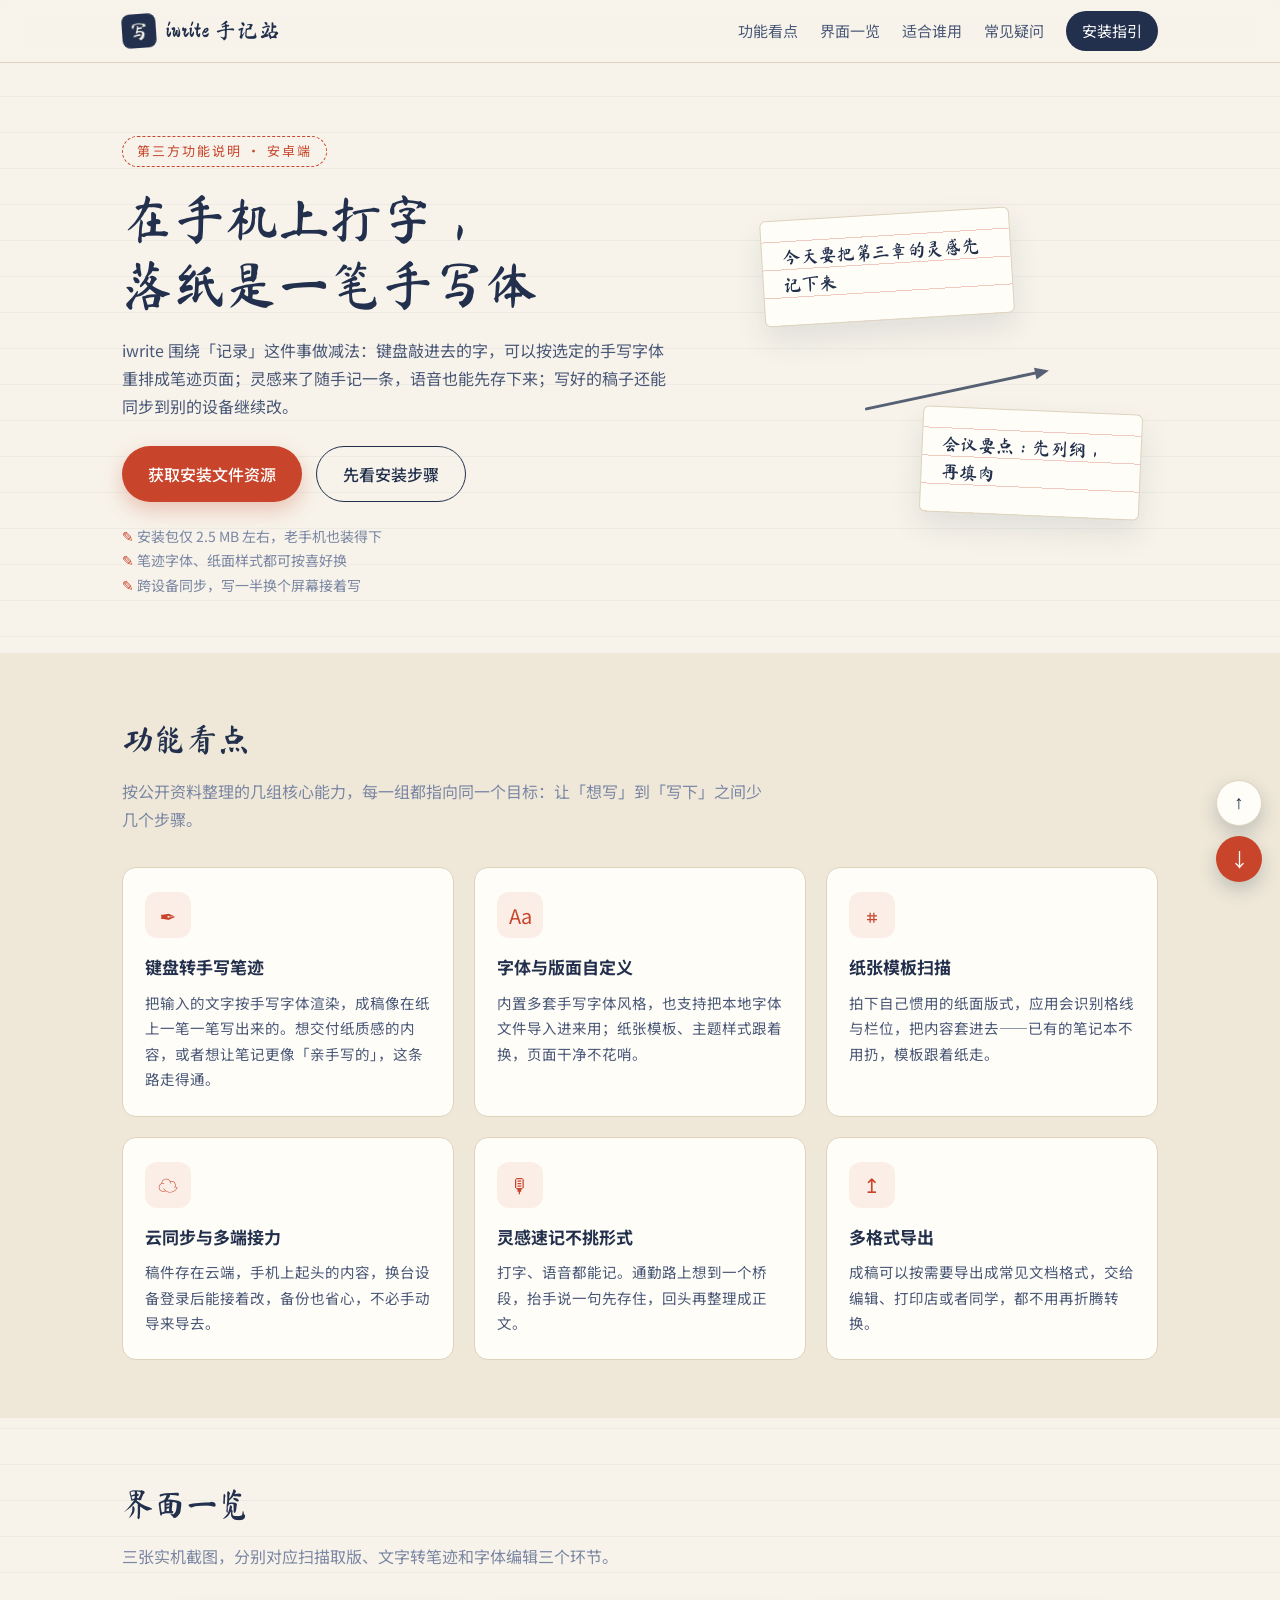
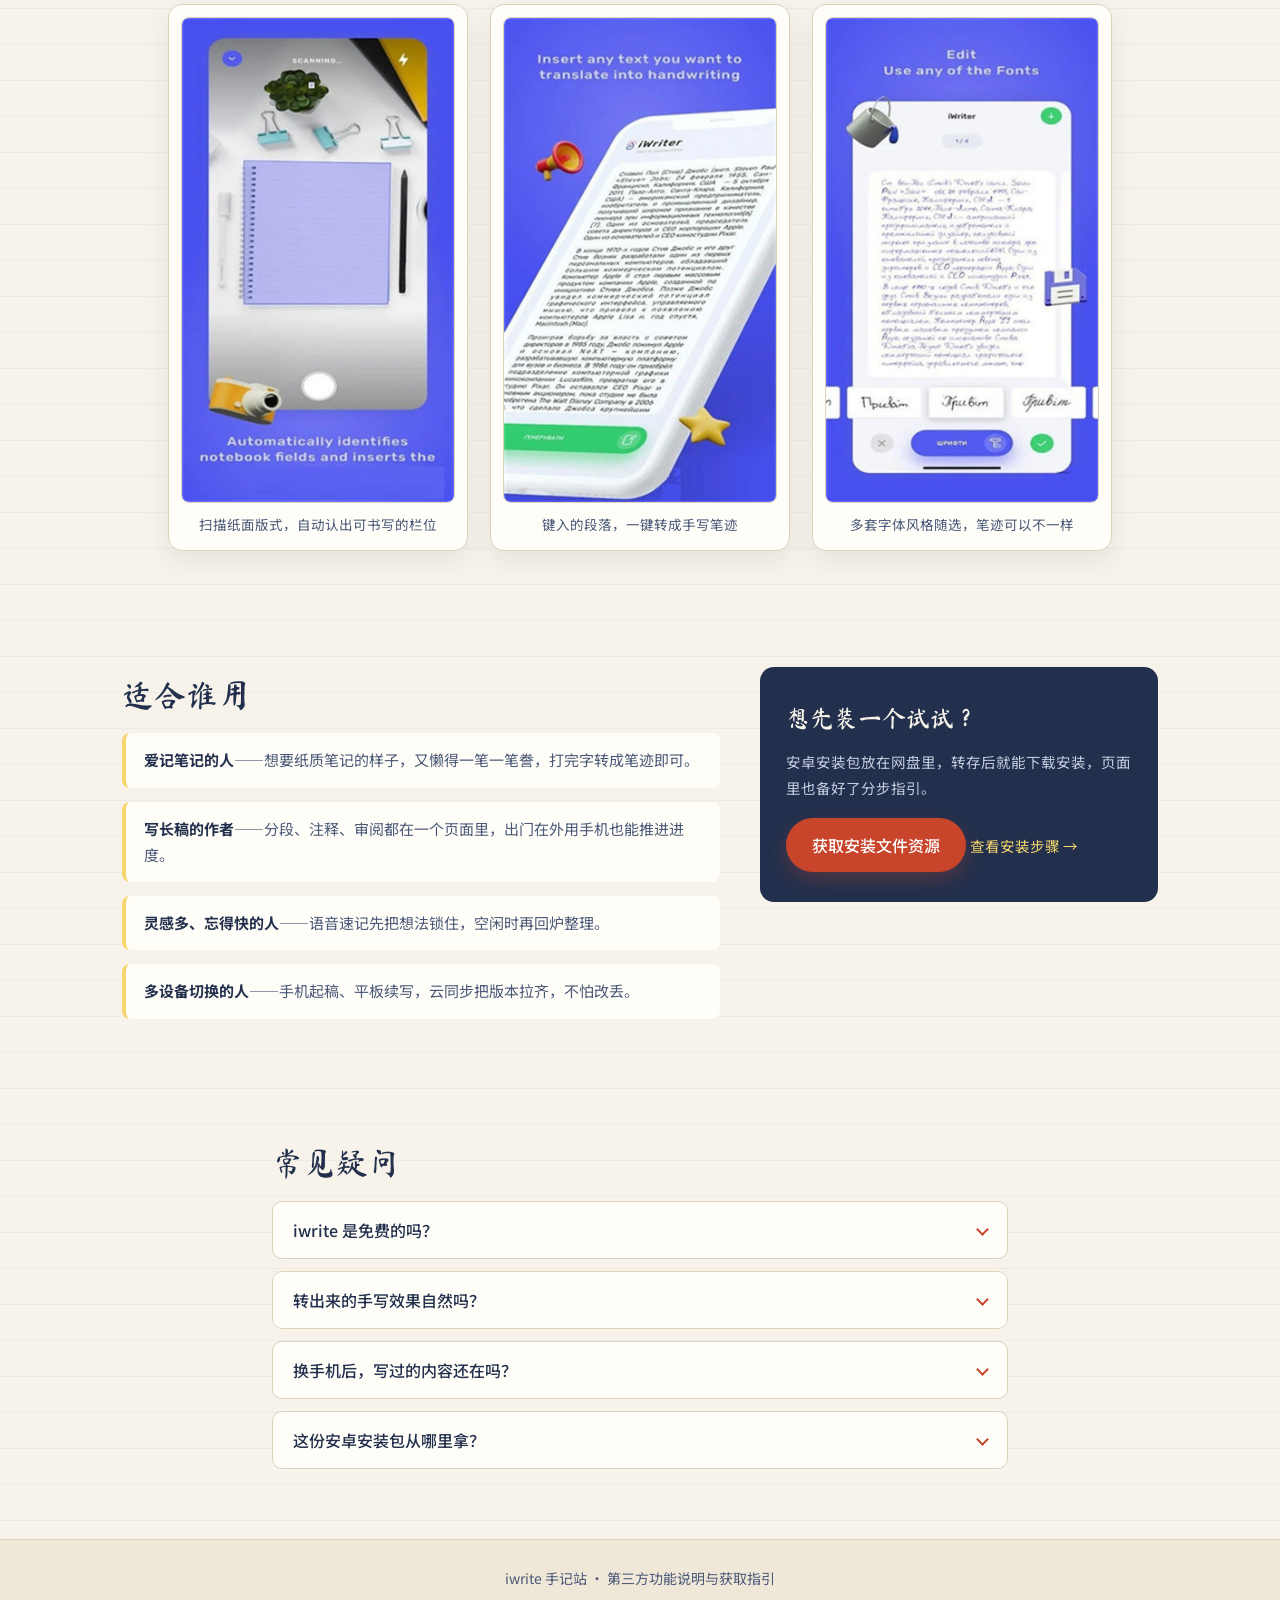
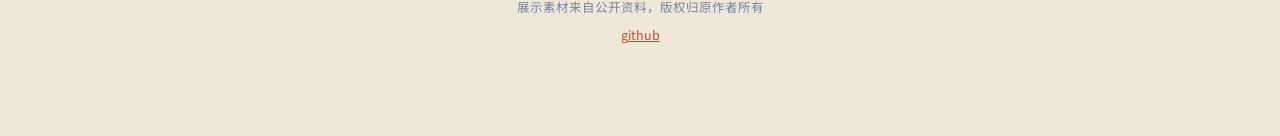
<file: index.html>
<!DOCTYPE html>
<html lang="zh-CN">
<head>
<meta charset="UTF-8">
<meta name="viewport" content="width=device-width, initial-scale=1.0">
<title>iwrite：把打出的字变成手写笔迹的手机写作工具</title>
<meta name="description" content="iwrite 是一款笔迹风格的记录型写作应用：键盘输入可转成手写字体，配合纸张模板扫描、灵感随手记、云同步与多格式导出。本页整理它的功能说明，并给出安卓安装文件资源的获取指引。">
<link rel="icon" type="image/svg+xml" href="/assets/img/favicon.svg">
<link rel="preconnect" href="https://fonts.googleapis.com">
<link rel="preconnect" href="https://fonts.gstatic.com" crossorigin>
<link href="https://fonts.googleapis.com/css2?family=Ma+Shan+Zheng&family=Noto+Sans+SC:wght@400;500;700&display=swap" rel="stylesheet">
<link rel="stylesheet" href="/assets/css/style.css">
<style>@media (max-width:680px){#navMenu{display:none}#navMenu.open{display:flex;flex-direction:column}}</style>
</head>
<body>

<header class="site-header">
  <div class="wrap header-inner">
    <a class="brand" href="/">
      <span class="brand-mark" aria-hidden="true">写</span>
      <span class="brand-name">iwrite 手记站</span>
    </a>
    <button class="nav-toggle" id="navToggle" aria-expanded="false" aria-controls="navMenu" aria-label="打开导航菜单">
      <span></span><span></span><span></span>
    </button>
    <nav class="nav" id="navMenu" aria-label="站内导航">
      <a href="/#features">功能看点</a>
      <a href="/#shots">界面一览</a>
      <a href="/#scenes">适合谁用</a>
      <a href="/#faq">常见疑问</a>
      <a class="nav-cta" href="/download.html">安装指引</a>
    </nav>
  </div>
</header>

<main>
<section class="hero">
  <div class="wrap hero-grid">
    <div class="hero-copy">
      <p class="hero-tag">第三方功能说明 · 安卓端</p>
      <h1>在手机上打字，<br>落纸是一笔手写体</h1>
      <p class="hero-sub">iwrite 围绕「记录」这件事做减法：键盘敲进去的字，可以按选定的手写字体重排成笔迹页面；灵感来了随手记一条，语音也能先存下来；写好的稿子还能同步到别的设备继续改。</p>
      <div class="hero-actions">
        <a class="btn btn-primary" href="#" data-link="download">获取安装文件资源</a>
        <a class="btn btn-ghost" href="/download.html">先看安装步骤</a>
      </div>
      <ul class="hero-points">
        <li>安装包仅 2.5 MB 左右，老手机也装得下</li>
        <li>笔迹字体、纸面样式都可按喜好换</li>
        <li>跨设备同步，写一半换个屏幕接着写</li>
      </ul>
    </div>
    <div class="hero-art" aria-hidden="true">
      <div class="paper-card paper-card-1">今天要把第三章的灵感先记下来</div>
      <div class="paper-card paper-card-2">会议要点：先列纲，再填肉</div>
      <div class="pen-line"></div>
    </div>
  </div>
</section>

<section class="features" id="features">
  <div class="wrap">
    <h2 class="sec-title">功能看点</h2>
    <p class="sec-sub">按公开资料整理的几组核心能力，每一组都指向同一个目标：让「想写」到「写下」之间少几个步骤。</p>
    <div class="feature-grid">
      <article class="feature-card">
        <div class="f-icon" aria-hidden="true">✒</div>
        <h3>键盘转手写笔迹</h3>
        <p>把输入的文字按手写字体渲染，成稿像在纸上一笔一笔写出来的。想交付纸质感的内容，或者想让笔记更像「亲手写的」，这条路走得通。</p>
      </article>
      <article class="feature-card">
        <div class="f-icon" aria-hidden="true">Aa</div>
        <h3>字体与版面自定义</h3>
        <p>内置多套手写字体风格，也支持把本地字体文件导入进来用；纸张模板、主题样式跟着换，页面干净不花哨。</p>
      </article>
      <article class="feature-card">
        <div class="f-icon" aria-hidden="true">⌗</div>
        <h3>纸张模板扫描</h3>
        <p>拍下自己惯用的纸面版式，应用会识别格线与栏位，把内容套进去——已有的笔记本不用扔，模板跟着纸走。</p>
      </article>
      <article class="feature-card">
        <div class="f-icon" aria-hidden="true">☁</div>
        <h3>云同步与多端接力</h3>
        <p>稿件存在云端，手机上起头的内容，换台设备登录后能接着改，备份也省心，不必手动导来导去。</p>
      </article>
      <article class="feature-card">
        <div class="f-icon" aria-hidden="true">🎙</div>
        <h3>灵感速记不挑形式</h3>
        <p>打字、语音都能记。通勤路上想到一个桥段，抬手说一句先存住，回头再整理成正文。</p>
      </article>
      <article class="feature-card">
        <div class="f-icon" aria-hidden="true">↥</div>
        <h3>多格式导出</h3>
        <p>成稿可以按需要导出成常见文档格式，交给编辑、打印店或者同学，都不用再折腾转换。</p>
      </article>
    </div>
  </div>
</section>

<section class="shots" id="shots">
  <div class="wrap">
    <h2 class="sec-title">界面一览</h2>
    <p class="sec-sub">三张实机截图，分别对应扫描取版、文字转笔迹和字体编辑三个环节。</p>
    <div class="shot-grid">
      <figure class="shot-card">
        <img src="/assets/img/shot-typing.jpg" alt="iwrite 扫描纸张模板并自动识别栏位的界面" width="300" height="533" loading="lazy">
        <figcaption>扫描纸面版式，自动认出可书写的栏位</figcaption>
      </figure>
      <figure class="shot-card">
        <img src="/assets/img/shot-handwrite.jpg" alt="iwrite 把输入文字转成手写笔迹的界面" width="300" height="533" loading="lazy">
        <figcaption>键入的段落，一键转成手写笔迹</figcaption>
      </figure>
      <figure class="shot-card">
        <img src="/assets/img/shot-fonts.jpg" alt="iwrite 的字体编辑与切换界面" width="300" height="533" loading="lazy">
        <figcaption>多套字体风格随选，笔迹可以不一样</figcaption>
      </figure>
    </div>
  </div>
</section>

<section class="scenes" id="scenes">
  <div class="wrap scenes-grid">
    <div class="scenes-copy">
      <h2 class="sec-title">适合谁用</h2>
      <ul class="scene-list">
        <li><strong>爱记笔记的人</strong>——想要纸质笔记的样子，又懒得一笔一笔誊，打完字转成笔迹即可。</li>
        <li><strong>写长稿的作者</strong>——分段、注释、审阅都在一个页面里，出门在外用手机也能推进进度。</li>
        <li><strong>灵感多、忘得快的人</strong>——语音速记先把想法锁住，空闲时再回炉整理。</li>
        <li><strong>多设备切换的人</strong>——手机起稿、平板续写，云同步把版本拉齐，不怕改丢。</li>
      </ul>
    </div>
    <aside class="scenes-side">
      <h3>想先装一个试试？</h3>
      <p>安卓安装包放在网盘里，转存后就能下载安装，页面里也备好了分步指引。</p>
      <a class="btn btn-primary" href="#" data-link="download">获取安装文件资源</a>
      <a class="side-more" href="/download.html">查看安装步骤 →</a>
    </aside>
  </div>
</section>

<section class="faq" id="faq">
  <div class="wrap faq-wrap">
    <h2 class="sec-title">常见疑问</h2>
    <div class="faq-item">
      <button class="faq-q" aria-expanded="false">iwrite 是免费的吗？<span class="faq-arrow" aria-hidden="true"></span></button>
      <div class="faq-a"><p>应用本身可以免费安装使用，具体某项能力是否受限，以打开应用后实际展示为准。</p></div>
    </div>
    <div class="faq-item">
      <button class="faq-q" aria-expanded="false">转出来的手写效果自然吗？<span class="faq-arrow" aria-hidden="true"></span></button>
      <div class="faq-a"><p>内置了不止一种笔迹风格，粗细与松紧各有差别；对效果挑剔的话，导入自己的字体文件也是它支持的玩法。</p></div>
    </div>
    <div class="faq-item">
      <button class="faq-q" aria-expanded="false">换手机后，写过的内容还在吗？<span class="faq-arrow" aria-hidden="true"></span></button>
      <div class="faq-a"><p>稿件跟随账号走云同步，新设备登录同一账号即可取回；重要稿件建议再按多格式导出留一份底。</p></div>
    </div>
    <div class="faq-item">
      <button class="faq-q" aria-expanded="false">这份安卓安装包从哪里拿？<span class="faq-arrow" aria-hidden="true"></span></button>
      <div class="faq-a"><p>本站把安装文件资源放在夸克网盘，进入<a href="/download.html">安装指引页</a>按步骤转存下载即可。</p></div>
    </div>
  </div>
</section>
</main>

<footer class="site-footer">
  <div class="wrap footer-inner">
    <p>iwrite 手记站 · 第三方功能说明与获取指引</p>
    <p class="footer-note">展示素材来自公开资料，版权归原作者所有</p>
    <p class="footer-note"><a href="https://github.com/alipymanbu/iwrite.gltd.quest" rel="noopener">github</a></p>
  </div>
</footer>

<div class="float-bar">
  <button class="float-btn float-top" id="backTop" aria-label="返回顶部" hidden>↑</button>
  <a class="float-btn float-dl" href="#" data-link="download" aria-label="获取安装文件资源">↓</a>
</div>

<script src="/assets/js/links.js"></script>
<script src="/assets/js/main.js"></script>
</body>
</html>
</file>
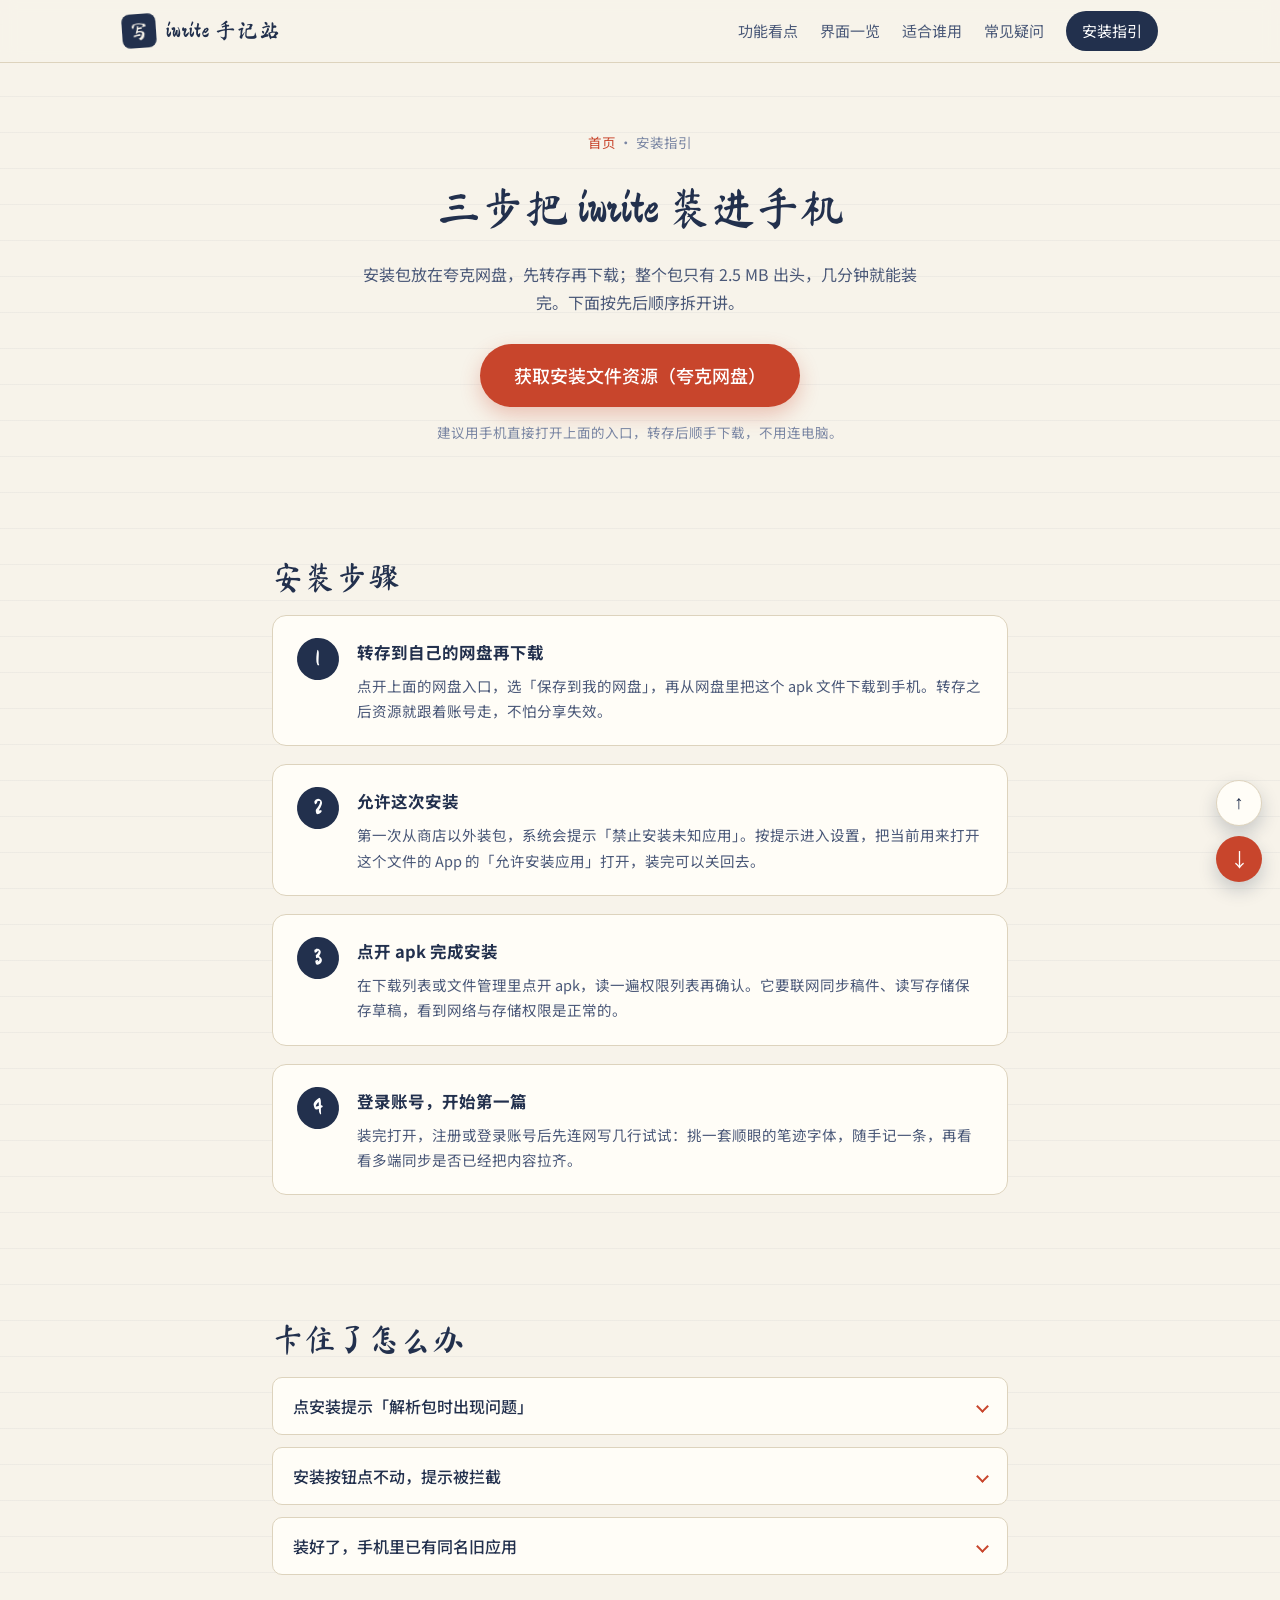
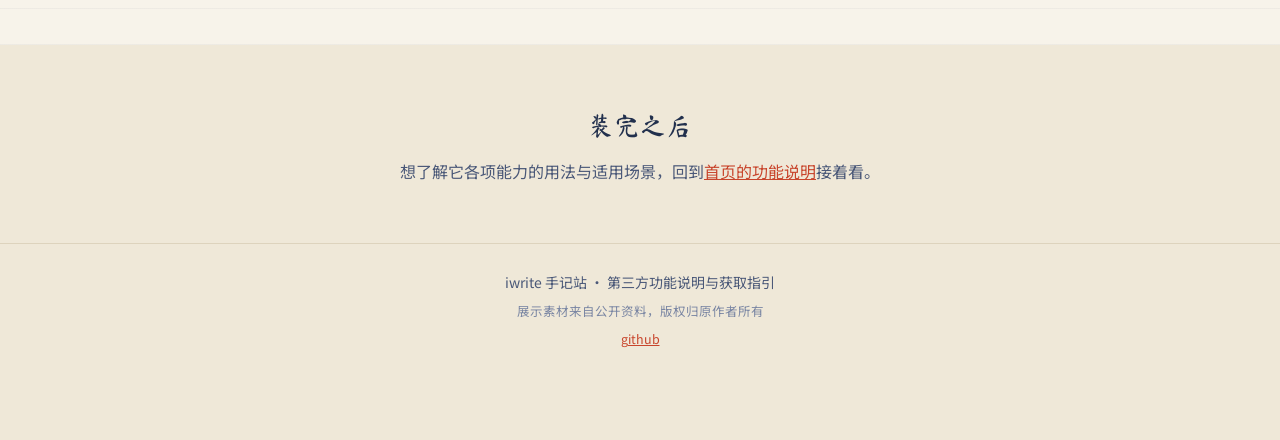
<file: download.html>
<!DOCTYPE html>
<html lang="zh-CN">
<head>
<meta charset="UTF-8">
<meta name="viewport" content="width=device-width, initial-scale=1.0">
<title>下载 iwrite 安卓包：转存、安装与首次打开的分步指引</title>
<meta name="description" content="iwrite 安卓安装文件资源的获取与安装指引：从夸克网盘转存下载，到允许未知来源、完成安装、登录同步，以及安装被阻止等卡点的处理办法，一步步照做即可。">
<link rel="icon" type="image/svg+xml" href="/assets/img/favicon.svg">
<link rel="preconnect" href="https://fonts.googleapis.com">
<link rel="preconnect" href="https://fonts.gstatic.com" crossorigin>
<link href="https://fonts.googleapis.com/css2?family=Ma+Shan+Zheng&family=Noto+Sans+SC:wght@400;500;700&display=swap" rel="stylesheet">
<link rel="stylesheet" href="/assets/css/style.css">
<style>@media (max-width:680px){#navMenu{display:none}#navMenu.open{display:flex;flex-direction:column}}</style>
</head>
<body>

<header class="site-header">
  <div class="wrap header-inner">
    <a class="brand" href="/">
      <span class="brand-mark" aria-hidden="true">写</span>
      <span class="brand-name">iwrite 手记站</span>
    </a>
    <button class="nav-toggle" id="navToggle" aria-expanded="false" aria-controls="navMenu" aria-label="打开导航菜单">
      <span></span><span></span><span></span>
    </button>
    <nav class="nav" id="navMenu" aria-label="站内导航">
      <a href="/#features">功能看点</a>
      <a href="/#shots">界面一览</a>
      <a href="/#scenes">适合谁用</a>
      <a href="/#faq">常见疑问</a>
      <a class="nav-cta" href="/download.html">安装指引</a>
    </nav>
  </div>
</header>

<main>
<section class="dl-hero">
  <div class="wrap">
    <p class="crumb"><a href="/">首页</a> · 安装指引</p>
    <h1>三步把 iwrite 装进手机</h1>
    <p class="dl-sub">安装包放在夸克网盘，先转存再下载；整个包只有 2.5 MB 出头，几分钟就能装完。下面按先后顺序拆开讲。</p>
    <a class="btn btn-primary btn-big" href="#" data-link="download">获取安装文件资源（夸克网盘）</a>
    <p class="dl-tip">建议用手机直接打开上面的入口，转存后顺手下载，不用连电脑。</p>
  </div>
</section>

<section class="steps" id="steps">
  <div class="wrap">
    <h2 class="sec-title">安装步骤</h2>
    <ol class="step-list">
      <li class="step">
        <span class="step-no" aria-hidden="true">1</span>
        <div class="step-body">
          <h3>转存到自己的网盘再下载</h3>
          <p>点开上面的网盘入口，选「保存到我的网盘」，再从网盘里把这个 apk 文件下载到手机。转存之后资源就跟着账号走，不怕分享失效。</p>
        </div>
      </li>
      <li class="step">
        <span class="step-no" aria-hidden="true">2</span>
        <div class="step-body">
          <h3>允许这次安装</h3>
          <p>第一次从商店以外装包，系统会提示「禁止安装未知应用」。按提示进入设置，把当前用来打开这个文件的 App 的「允许安装应用」打开，装完可以关回去。</p>
        </div>
      </li>
      <li class="step">
        <span class="step-no" aria-hidden="true">3</span>
        <div class="step-body">
          <h3>点开 apk 完成安装</h3>
          <p>在下载列表或文件管理里点开 apk，读一遍权限列表再确认。它要联网同步稿件、读写存储保存草稿，看到网络与存储权限是正常的。</p>
        </div>
      </li>
      <li class="step">
        <span class="step-no" aria-hidden="true">4</span>
        <div class="step-body">
          <h3>登录账号，开始第一篇</h3>
          <p>装完打开，注册或登录账号后先连网写几行试试：挑一套顺眼的笔迹字体，随手记一条，再看看多端同步是否已经把内容拉齐。</p>
        </div>
      </li>
    </ol>
  </div>
</section>

<section class="trouble" id="trouble">
  <div class="wrap">
    <h2 class="sec-title">卡住了怎么办</h2>
    <div class="faq-item">
      <button class="faq-q" aria-expanded="false">点安装提示「解析包时出现问题」<span class="faq-arrow" aria-hidden="true"></span></button>
      <div class="faq-a"><p>多半是包没下完整。回到网盘重新下载一次，别用断点续传拼出来的半个文件；下完确认扩展名是 .apk 而不是压缩包。</p></div>
    </div>
    <div class="faq-item">
      <button class="faq-q" aria-expanded="false">安装按钮点不动，提示被拦截<span class="faq-arrow" aria-hidden="true"></span></button>
      <div class="faq-a"><p>这是「未知来源」权限没给到位。去系统设置里找到刚才用来打开 apk 的那个应用，把「允许安装应用」打开再试；有的机型还会二次确认，跟着提示点允许即可。</p></div>
    </div>
    <div class="faq-item">
      <button class="faq-q" aria-expanded="false">装好了，手机里已有同名旧应用<span class="faq-arrow" aria-hidden="true"></span></button>
      <div class="faq-a"><p>同名应用容易顶包。先卸载旧的那份再装；装完想核对，进「设置 → 应用」里看应用信息是否与预期一致。装好后首次打开记得联网，云同步要在线才能取回稿件。</p></div>
    </div>
  </div>
</section>

<section class="dl-next">
  <div class="wrap dl-next-inner">
    <h2>装完之后</h2>
    <p>想了解它各项能力的用法与适用场景，回到<a href="/">首页的功能说明</a>接着看。</p>
  </div>
</section>
</main>

<footer class="site-footer">
  <div class="wrap footer-inner">
    <p>iwrite 手记站 · 第三方功能说明与获取指引</p>
    <p class="footer-note">展示素材来自公开资料，版权归原作者所有</p>
    <p class="footer-note"><a href="https://github.com/alipymanbu/iwrite.gltd.quest" rel="noopener">github</a></p>
  </div>
</footer>

<div class="float-bar">
  <button class="float-btn float-top" id="backTop" aria-label="返回顶部" hidden>↑</button>
  <a class="float-btn float-dl" href="#" data-link="download" aria-label="获取安装文件资源">↓</a>
</div>

<script src="/assets/js/links.js"></script>
<script src="/assets/js/main.js"></script>
</body>
</html>
</file>
<file: assets/css/style.css>
/* ============================================================
   iwrite 手记站 — 纸面 × 墨水主题
   第三方介绍站 · 纯静态，无构建
   ============================================================ */
:root {
  --paper: #f7f3ea;
  --paper-deep: #efe8d8;
  --ink: #22304d;
  --ink-soft: #4a5878;
  --ink-faint: #7a86a3;
  --vermilion: #c8452c;
  --vermilion-deep: #a83520;
  --marker: #f5d76e;
  --line: #ddd3bd;
  --card: #fffdf7;
  --radius: 14px;
  --font-hand: 'Ma Shan Zheng', 'Kaiti SC', 'KaiTi', 'STKaiti', cursive;
  --font-body: 'Noto Sans SC', 'PingFang SC', 'Microsoft YaHei', system-ui, sans-serif;
}

* { box-sizing: border-box; margin: 0; padding: 0; }

html { scroll-behavior: smooth; }

body {
  font-family: var(--font-body);
  background: var(--paper);
  background-image:
    repeating-linear-gradient(0deg, transparent 0, transparent 35px, rgba(34, 48, 77, .045) 35px, rgba(34, 48, 77, .045) 36px);
  color: var(--ink);
  line-height: 1.75;
  font-size: 16px;
}

img { max-width: 100%; height: auto; display: block; }
a { color: var(--vermilion); }

.wrap { max-width: 1080px; margin: 0 auto; padding: 0 22px; }

/* ---------- 顶栏 ---------- */
.site-header {
  position: sticky; top: 0; z-index: 50;
  background: rgba(247, 243, 234, .92);
  backdrop-filter: blur(8px);
  border-bottom: 1px solid var(--line);
}
.header-inner { display: flex; align-items: center; justify-content: space-between; min-height: 62px; }
.brand { display: flex; align-items: center; gap: 10px; text-decoration: none; color: var(--ink); }
.brand-mark {
  width: 34px; height: 34px; display: grid; place-items: center;
  background: var(--ink); color: var(--paper);
  font-family: var(--font-hand); font-size: 20px;
  border-radius: 8px; transform: rotate(-4deg);
}
.brand-name { font-family: var(--font-hand); font-size: 21px; letter-spacing: 1px; }

.nav { display: flex; align-items: center; gap: 22px; }
.nav a { text-decoration: none; color: var(--ink-soft); font-size: 15px; }
.nav a:hover { color: var(--ink); }
.nav-cta {
  color: #fff !important; background: var(--ink);
  padding: 7px 16px; border-radius: 999px;
}
.nav-cta:hover { background: var(--vermilion); }

.nav-toggle {
  display: none; flex-direction: column; gap: 5px;
  background: none; border: 0; padding: 8px; cursor: pointer;
}
.nav-toggle span { width: 22px; height: 2px; background: var(--ink); border-radius: 2px; transition: .25s; }
.nav-toggle[aria-expanded="true"] span:nth-child(1) { transform: translateY(7px) rotate(45deg); }
.nav-toggle[aria-expanded="true"] span:nth-child(2) { opacity: 0; }
.nav-toggle[aria-expanded="true"] span:nth-child(3) { transform: translateY(-7px) rotate(-45deg); }

/* ---------- 首屏 ---------- */
.hero { padding: 72px 0 56px; overflow: hidden; }
.hero-grid { display: grid; grid-template-columns: 1.15fr .85fr; gap: 44px; align-items: center; }
.hero-tag {
  display: inline-block; font-size: 13px; letter-spacing: 2px;
  color: var(--vermilion); border: 1px dashed var(--vermilion);
  border-radius: 999px; padding: 3px 14px; margin-bottom: 18px;
}
.hero h1 {
  font-family: var(--font-hand);
  font-size: clamp(34px, 5.2vw, 52px);
  line-height: 1.28; font-weight: 400; margin-bottom: 18px;
}
.hero h1 em, .sec-title em { font-style: normal; color: var(--vermilion); }
.hero-sub { color: var(--ink-soft); max-width: 34em; margin-bottom: 26px; }
.hero-actions { display: flex; flex-wrap: wrap; gap: 14px; margin-bottom: 22px; }
.hero-points { list-style: none; color: var(--ink-faint); font-size: 14px; }
.hero-points li::before { content: "✎ "; color: var(--vermilion); }

/* 纸片装饰 */
.hero-art { position: relative; min-height: 320px; }
.paper-card {
  position: absolute; font-family: var(--font-hand);
  background: var(--card); border: 1px solid var(--line);
  padding: 22px 20px 26px; border-radius: 6px;
  box-shadow: 0 14px 30px rgba(34, 48, 77, .10);
  background-image:
    repeating-linear-gradient(0deg, transparent 0, transparent 27px, rgba(200, 69, 44, .28) 27px, rgba(200, 69, 44, .28) 28px);
  line-height: 28px; font-size: 18px;
}
.paper-card-1 { width: 250px; top: 8px; left: 6%; transform: rotate(-3.5deg); }
.paper-card-2 { width: 220px; bottom: 10px; right: 4%; transform: rotate(2.5deg); }
.pen-line {
  position: absolute; left: 30%; bottom: 42%;
  width: 180px; height: 3px; background: var(--ink);
  border-radius: 3px; transform: rotate(-12deg); opacity: .75;
}
.pen-line::after {
  content: ""; position: absolute; right: -14px; top: -4px;
  border: 6px solid transparent; border-left: 14px solid var(--ink);
}

/* ---------- 按钮 ---------- */
.btn {
  display: inline-flex; align-items: center; gap: 8px;
  padding: 13px 26px; border-radius: 999px;
  text-decoration: none; font-size: 16px; font-weight: 500;
  transition: transform .15s, box-shadow .15s, background .15s;
}
.btn:active { transform: translateY(1px); }
.btn-primary {
  background: var(--vermilion); color: #fff;
  box-shadow: 0 8px 20px rgba(200, 69, 44, .28);
}
.btn-primary:hover { background: var(--vermilion-deep); }
.btn-ghost { border: 1.5px solid var(--ink); color: var(--ink); }
.btn-ghost:hover { background: var(--ink); color: var(--paper); }
.btn-big { font-size: 18px; padding: 16px 34px; }

/* ---------- 通用节标题 ---------- */
section { padding: 58px 0; }
.sec-title { font-family: var(--font-hand); font-size: 32px; font-weight: 400; margin-bottom: 10px; }
.sec-sub { color: var(--ink-faint); max-width: 40em; margin-bottom: 34px; }

/* ---------- 功能 ---------- */
.features { background: var(--paper-deep); }
.feature-grid { display: grid; grid-template-columns: repeat(3, 1fr); gap: 20px; }
.feature-card {
  background: var(--card); border: 1px solid var(--line);
  border-radius: var(--radius); padding: 24px 22px;
  transition: transform .18s, box-shadow .18s;
}
.feature-card:hover { transform: translateY(-4px); box-shadow: 0 14px 28px rgba(34, 48, 77, .10); }
.f-icon {
  width: 46px; height: 46px; display: grid; place-items: center;
  font-size: 20px; color: var(--vermilion);
  background: rgba(200, 69, 44, .08); border-radius: 12px; margin-bottom: 14px;
}
.feature-card h3 { font-size: 17px; margin-bottom: 8px; }
.feature-card p { color: var(--ink-soft); font-size: 14.5px; }

/* ---------- 截图 ---------- */
.shot-grid { display: grid; grid-template-columns: repeat(3, minmax(0, 300px)); gap: 22px; justify-content: center; }
.shot-card {
  background: var(--card); border: 1px solid var(--line);
  border-radius: var(--radius); padding: 12px 12px 14px;
  box-shadow: 0 10px 24px rgba(34, 48, 77, .08);
}
.shot-card img { border-radius: 8px; border: 1px solid var(--line); }
.shot-card figcaption { text-align: center; font-size: 13.5px; color: var(--ink-soft); padding-top: 10px; }

/* ---------- 适用人群 ---------- */
.scenes-grid { display: grid; grid-template-columns: 1.2fr .8fr; gap: 40px; align-items: start; }
.scene-list { list-style: none; display: grid; gap: 14px; }
.scene-list li {
  background: var(--card); border-left: 4px solid var(--marker);
  border-radius: 8px; padding: 14px 18px; color: var(--ink-soft); font-size: 15px;
}
.scene-list strong { color: var(--ink); }
.scenes-side {
  background: var(--ink); color: var(--paper);
  border-radius: var(--radius); padding: 30px 26px;
}
.scenes-side h3 { font-family: var(--font-hand); font-size: 24px; font-weight: 400; margin-bottom: 10px; }
.scenes-side p { color: #c6cde0; font-size: 14.5px; margin-bottom: 18px; }
.side-more { display: inline-block; margin-top: 14px; color: var(--marker); text-decoration: none; font-size: 14.5px; }
.side-more:hover { text-decoration: underline; }

/* ---------- FAQ ---------- */
.faq-wrap, .steps .wrap, .trouble .wrap { max-width: 780px; }
.faq-item {
  background: var(--card); border: 1px solid var(--line);
  border-radius: 10px; margin-bottom: 12px; overflow: hidden;
}
.faq-q {
  width: 100%; display: flex; justify-content: space-between; align-items: center; gap: 12px;
  background: none; border: 0; cursor: pointer; text-align: left;
  font-family: var(--font-body); font-size: 16px; font-weight: 500; color: var(--ink);
  padding: 16px 20px;
}
.faq-arrow {
  width: 9px; height: 9px; flex: none;
  border-right: 2px solid var(--vermilion); border-bottom: 2px solid var(--vermilion);
  transform: rotate(45deg); transition: transform .2s;
}
.faq-q[aria-expanded="true"] .faq-arrow { transform: rotate(225deg); }
.faq-a { max-height: 0; overflow: hidden; transition: max-height .25s ease; }
.faq-a p { padding: 0 20px 16px; color: var(--ink-soft); font-size: 15px; }

/* ---------- 下载页 ---------- */
.dl-hero { text-align: center; padding: 68px 0 46px; }
.crumb { font-size: 13.5px; color: var(--ink-faint); margin-bottom: 14px; }
.crumb a { text-decoration: none; }
.dl-hero h1 { font-family: var(--font-hand); font-size: clamp(30px, 4.6vw, 44px); font-weight: 400; margin-bottom: 14px; }
.dl-sub { color: var(--ink-soft); max-width: 36em; margin: 0 auto 28px; }
.dl-tip { font-size: 13.5px; color: var(--ink-faint); margin-top: 14px; }

.step-list { list-style: none; display: grid; gap: 18px; }
.step {
  display: flex; gap: 18px; align-items: flex-start;
  background: var(--card); border: 1px solid var(--line);
  border-radius: var(--radius); padding: 22px 24px;
}
.step-no {
  flex: none; width: 42px; height: 42px; display: grid; place-items: center;
  font-family: var(--font-hand); font-size: 22px; color: #fff;
  background: var(--ink); border-radius: 50%; transform: rotate(-6deg);
}
.step h3 { font-size: 16.5px; margin-bottom: 6px; }
.step p { color: var(--ink-soft); font-size: 14.5px; }

.dl-next { background: var(--paper-deep); text-align: center; }
.dl-next-inner h2 { font-family: var(--font-hand); font-size: 26px; font-weight: 400; margin-bottom: 8px; }
.dl-next-inner p { color: var(--ink-soft); }

/* ---------- 页脚 ---------- */
.site-footer { border-top: 1px solid var(--line); padding: 26px 0 90px; background: var(--paper-deep); }
.footer-inner { text-align: center; color: var(--ink-soft); font-size: 14px; }
.footer-note { color: var(--ink-faint); font-size: 12.5px; margin-top: 6px; }

/* ---------- 浮动按钮 ---------- */
.float-bar { position: fixed; right: 18px; bottom: 18px; display: flex; flex-direction: column; gap: 10px; z-index: 60; }
.float-btn {
  width: 46px; height: 46px; display: grid; place-items: center;
  border-radius: 50%; border: 0; cursor: pointer; text-decoration: none;
  font-size: 19px; box-shadow: 0 8px 18px rgba(34, 48, 77, .22);
}
.float-top { background: var(--card); color: var(--ink); border: 1px solid var(--line); }
.float-dl { background: var(--vermilion); color: #fff; }
.float-btn:hover { transform: translateY(-2px); }

/* ---------- 动效 ---------- */
.fade-in { opacity: 0; transform: translateY(16px); transition: opacity .5s ease, transform .5s ease; }
.fade-in.visible { opacity: 1; transform: none; }

@media (prefers-reduced-motion: reduce) {
  html { scroll-behavior: auto; }
  *, *::before, *::after { transition: none !important; animation: none !important; }
  .fade-in { opacity: 1; transform: none; }
}

/* ---------- 响应式 ---------- */
@media (max-width: 900px) {
  .hero-grid, .scenes-grid { grid-template-columns: 1fr; }
  .feature-grid { grid-template-columns: repeat(2, 1fr); }
  .hero-art { display: none; }
  .shot-grid { grid-template-columns: repeat(3, minmax(0, 1fr)); }
}

@media (max-width: 680px) {
  section { padding: 44px 0; }
  .hero { padding: 48px 0 36px; }
  .feature-grid { grid-template-columns: 1fr; }
  .shot-grid { grid-template-columns: minmax(0, 300px); justify-content: center; }
  .scenes-side { margin-top: 6px; }

  /* 移动端折叠导航 */
  .nav-toggle { display: flex; }
  .nav {
    display: none;
    position: absolute; top: 62px; left: 0; right: 0;
    flex-direction: column; align-items: stretch; gap: 0;
    background: var(--card); border-bottom: 1px solid var(--line);
    box-shadow: 0 14px 24px rgba(34, 48, 77, .12);
  }
  .nav.open { display: flex; }
  .nav a { padding: 14px 22px; border-top: 1px solid var(--line); font-size: 15.5px; }
  .nav a:first-child { border-top: 0; }
  .nav-cta { border-radius: 0; text-align: center; background: var(--vermilion) !important; }
}
</file>
